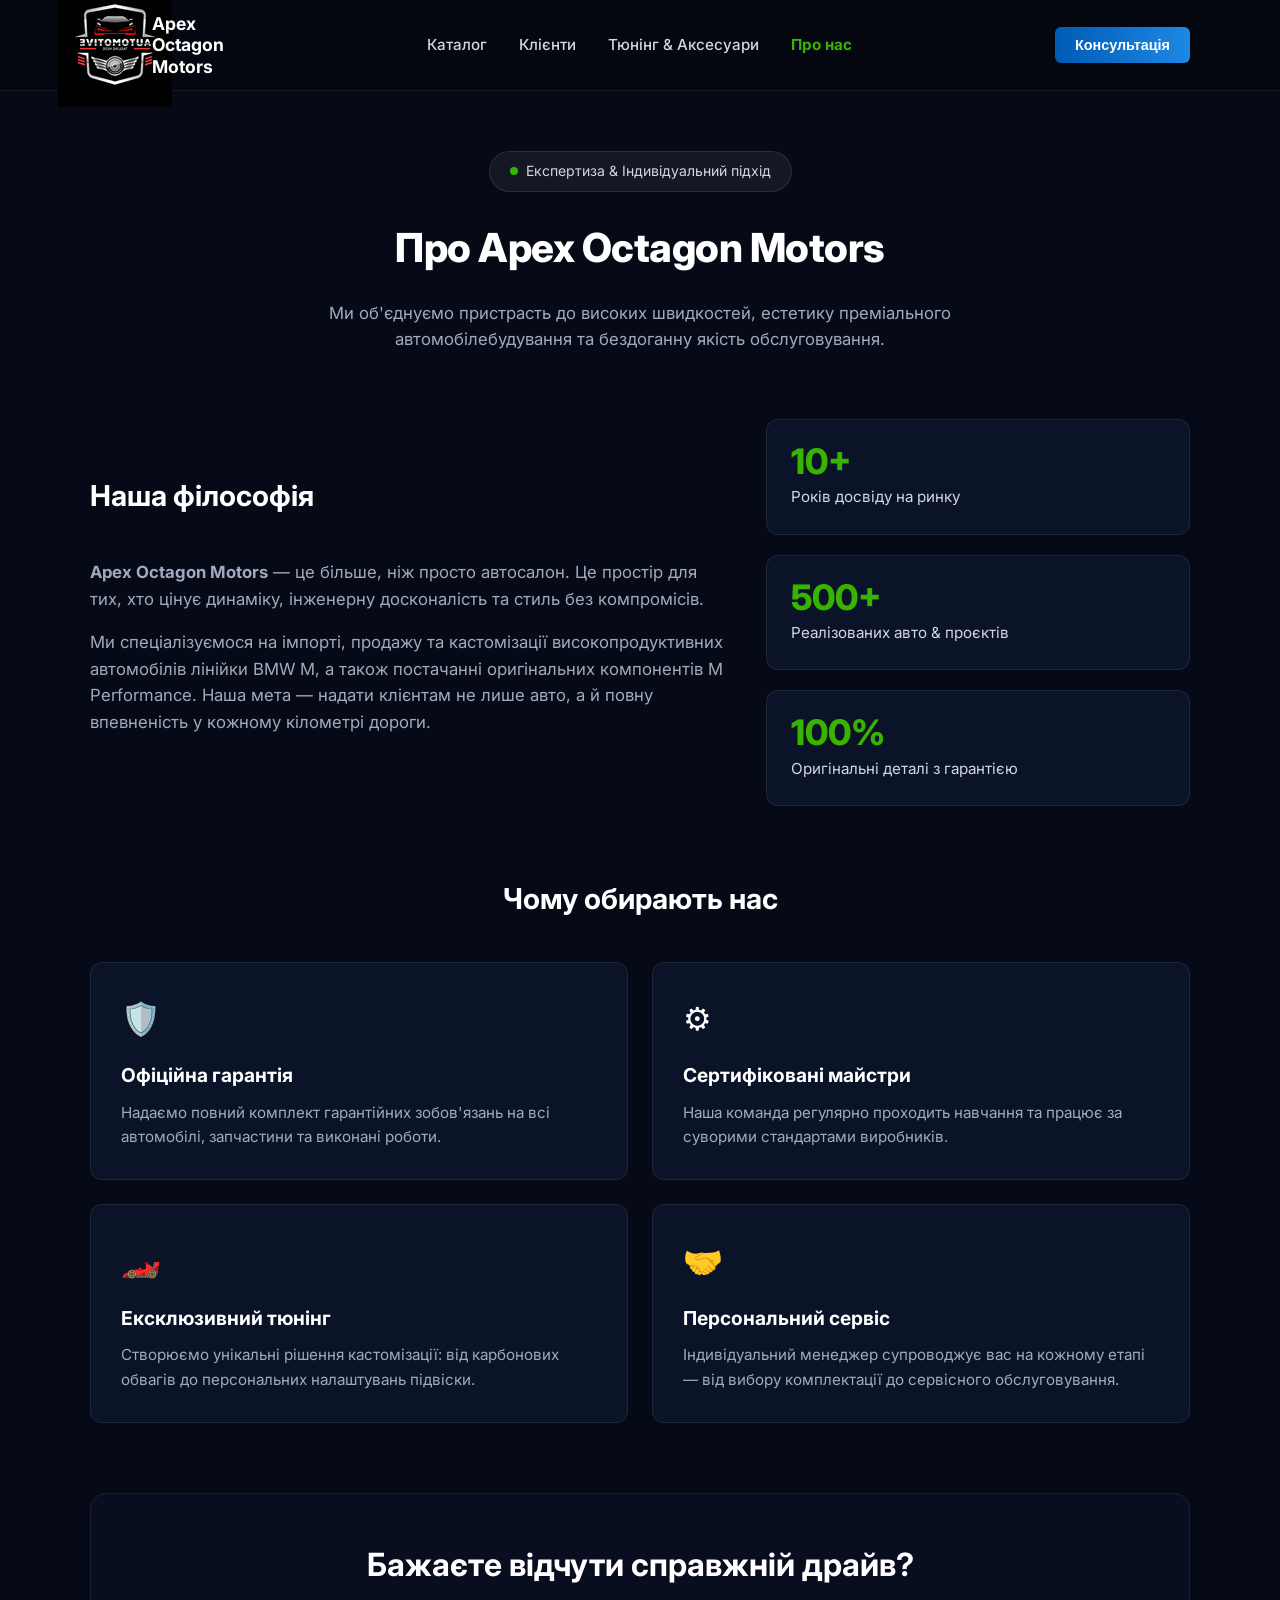
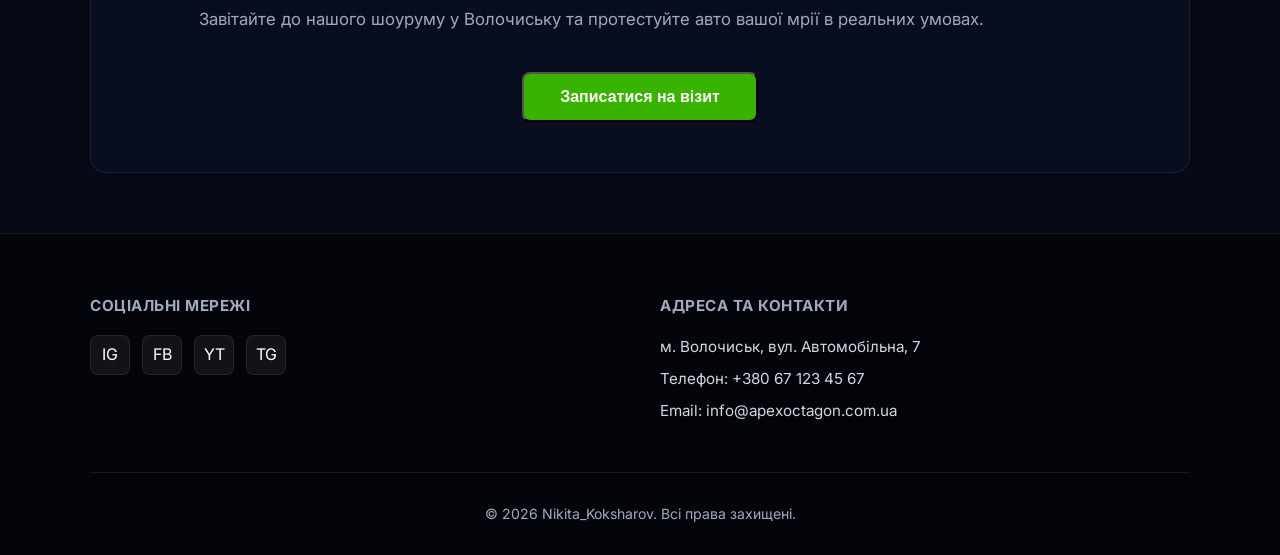
<file: about.html>
<!DOCTYPE html>
<html lang="uk">
<head>
  <meta charset="UTF-8">
  <meta name="viewport" content="width=device-width, initial-scale=1.0">
  <title>Про нас — Apex Octagon Motors</title>
  <link rel="preconnect" href="https://fonts.googleapis.com">
  <link rel="preconnect" href="https://fonts.gstatic.com" crossorigin>
  <link href="https://fonts.googleapis.com/css2?family=Inter:wght@300;400;500;600;700;800&display=swap" rel="stylesheet">
  <link rel="stylesheet" href="style.css">
</head>
<body>

  <!-- HEADER -->
  <header class="header">
    <div class="container header-content">
      <a href="index.html" class="logo">
        <div class="logo-icon"><img src="Rectangle 1.png" alt="Logo"></div>
        <div>
          <div>Apex</div>
          <div>Octagon</div>
          <div>Motors</div>
        </div>
      </a>
      <nav>
        <ul class="nav-list">
          <li><a href="index.html#catalog" class="nav-link">Каталог</a></li>
          <li><a href="#" class="nav-link">Клієнти</a></li>
          <li><a href="tuning.html" class="nav-link">Тюнінг & Аксесуари</a></li>
          <li><a href="about.html" class="nav-link active">Про нас</a></li>
        </ul>
      </nav>
      <button class="btn-header">Консультація</button>
    </div>
  </header>

  <!-- PAGE HEADER -->
  <section class="page-header">
    <div class="container">
      <div class="badge">
        <span class="badge-dot"></span> Експертиза & Індивідуальний підхід
      </div>
      <h1 class="hero-title">Про Apex Octagon Motors</h1>
      <p class="hero-subtitle">Ми об'єднуємо пристрасть до високих швидкостей, естетику преміального автомобілебудування та бездоганну якість обслуговування.</p>
    </div>
  </section>

  <!-- ABOUT CONTENT SECTION -->
  <section class="about-details">
    <div class="container">
      
      <!-- HERO STORY -->
      <div class="story-grid">
        <div class="story-content">
          <h2 class="section-title">Наша філософія</h2>
          <p class="text-block"><strong>Apex Octagon Motors</strong> — це більше, ніж просто автосалон. Це простір для тих, хто цінує динаміку, інженерну досконалість та стиль без компромісів.</p>
          <p class="text-block">Ми спеціалізуємося на імпорті, продажу та кастомізації високопродуктивних автомобілів лінійки BMW M, а також постачанні оригінальних компонентів M Performance. Наша мета — надати клієнтам не лише авто, а й повну впевненість у кожному кілометрі дороги.</p>
        </div>
        <div class="story-stats">
          <div class="stat-card">
            <span class="stat-number">10+</span>
            <span class="stat-label">Років досвіду на ринку</span>
          </div>
          <div class="stat-card">
            <span class="stat-number">500+</span>
            <span class="stat-label">Реалізованих авто & проєктів</span>
          </div>
          <div class="stat-card">
            <span class="stat-number">100%</span>
            <span class="stat-label">Оригінальні деталі з гарантією</span>
          </div>
        </div>
      </div>

      <!-- ADVANTAGES GRID -->
      <h2 class="section-title text-center">Чому обирають нас</h2>
      <div class="advantages-grid">
        <div class="adv-card">
          <div class="adv-icon">🛡️</div>
          <h3>Офіційна гарантія</h3>
          <p>Надаємо повний комплект гарантійних зобов'язань на всі автомобілі, запчастини та виконані роботи.</p>
        </div>
        <div class="adv-card">
          <div class="adv-icon">⚙️</div>
          <h3>Сертифіковані майстри</h3>
          <p>Наша команда регулярно проходить навчання та працює за суворими стандартами виробників.</p>
        </div>
        <div class="adv-card">
          <div class="adv-icon">🏎️</div>
          <h3>Ексклюзивний тюнінг</h3>
          <p>Створюємо унікальні рішення кастомізації: від карбонових обвагів до персональних налаштувань підвіски.</p>
        </div>
        <div class="adv-card">
          <div class="adv-icon">🤝</div>
          <h3>Персональний сервіс</h3>
          <p>Індивідуальний менеджер супроводжує вас на кожному етапі — від вибору комплектації до сервісного обслуговування.</p>
        </div>
      </div>

      <!-- CALL TO ACTION BOX -->
      <div class="about-box cta-box">
        <h2 class="about-title">Бажаєте відчути справжній драйв?</h2>
        <p class="about-text">Завітайте до нашого шоуруму у Волочиську та протестуйте авто вашої мрії в реальних умовах.</p>
        <button class="btn-primary">Записатися на візит</button>
      </div>

    </div>
  </section>

  <!-- FOOTER -->
  <footer class="footer">
    <div class="container">
      <div class="footer-grid">
        <div>
          <h4 class="footer-heading">Соціальні мережі</h4>
          <div class="social-links">
            <a href="#" class="social-btn">IG</a>
            <a href="#" class="social-btn">FB</a>
            <a href="#" class="social-btn">YT</a>
            <a href="#" class="social-btn">TG</a>
          </div>
        </div>
        <div class="contact-info">
          <h4 class="footer-heading">Адреса та контакти</h4>
          <p>м. Волочиськ, вул. Автомобільна, 7</p>
          <p>Телефон: +380 67 123 45 67</p>
          <p>Email: info@apexoctagon.com.ua</p>
        </div>
      </div>
      <div class="footer-bottom">
        <p>© 2026 Nikita_Koksharov. Всі права захищені.</p>
      </div>
    </div>
  </footer>

</body>
</html>
</file>
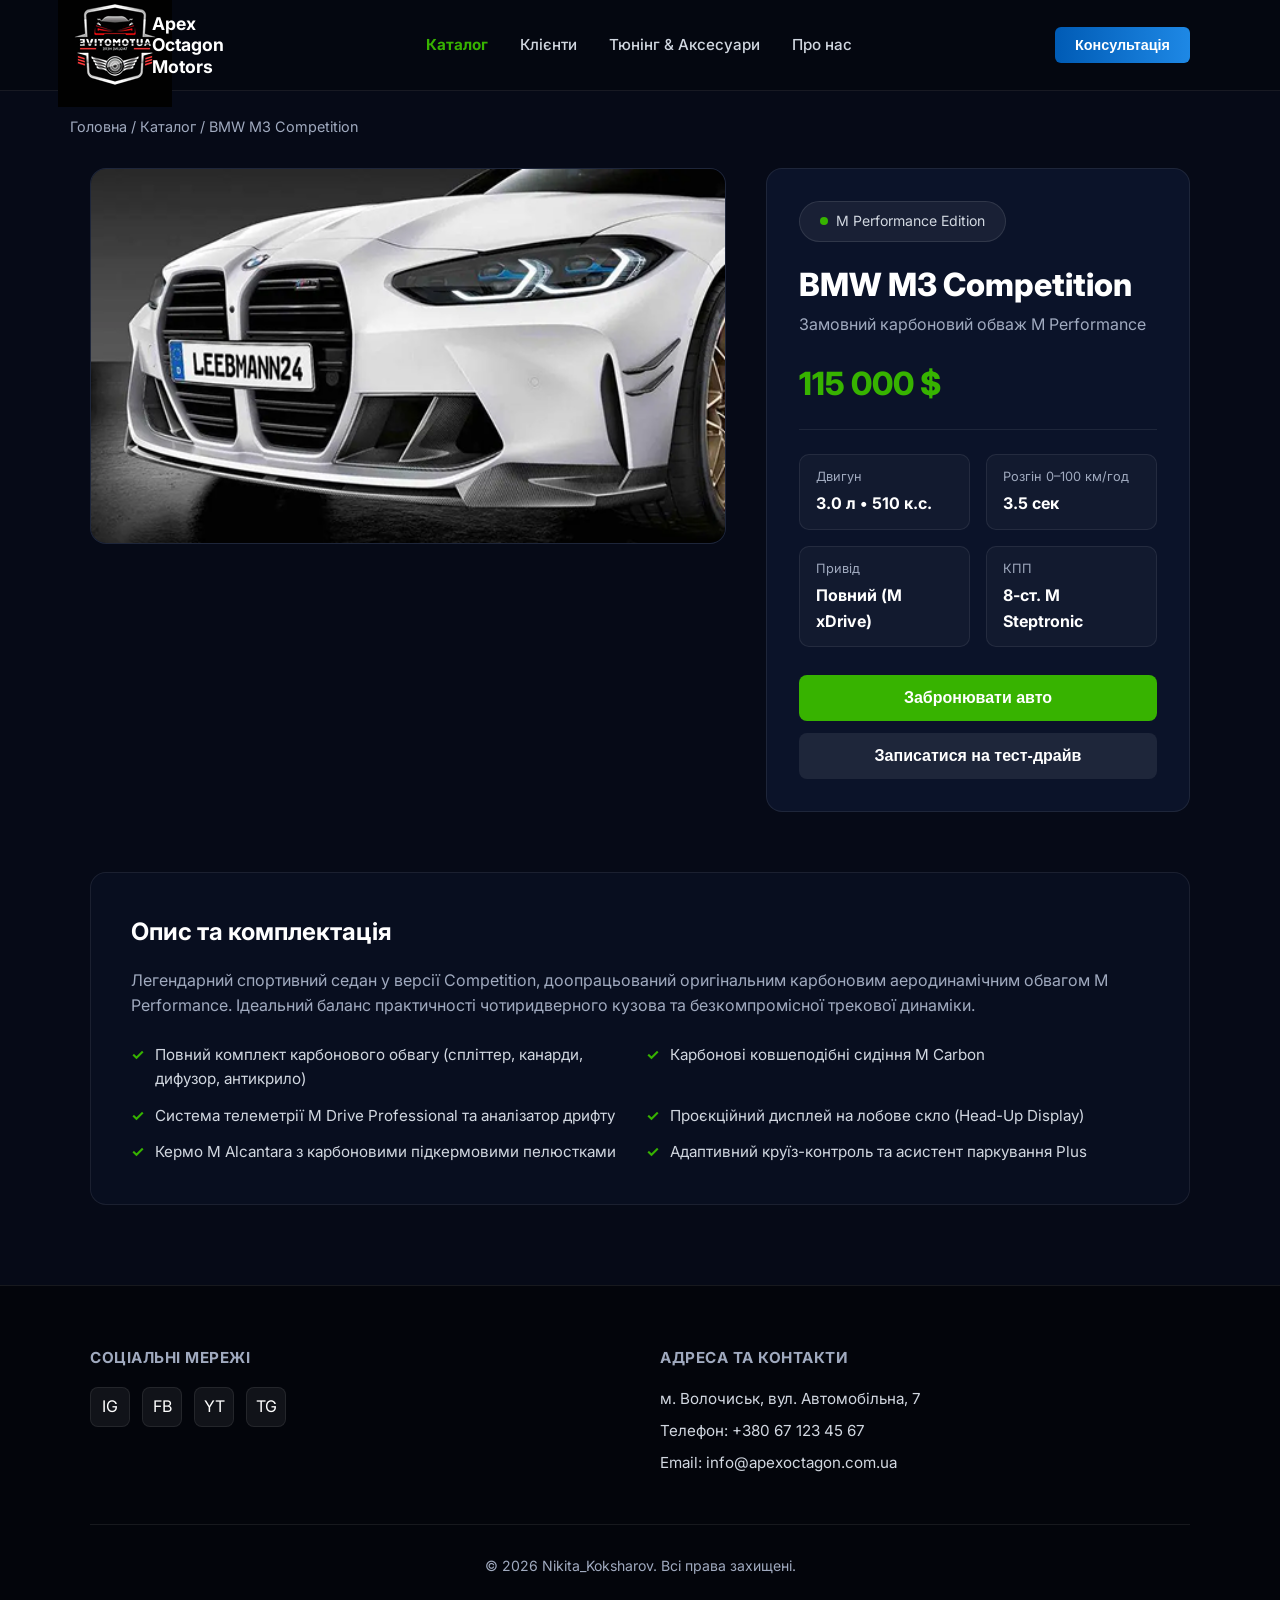
<file: car-m3.html>
<!DOCTYPE html>
<html lang="uk">
<head>
  <meta charset="UTF-8">
  <meta name="viewport" content="width=device-width, initial-scale=1.0">
  <title>BMW M3 Competition — Apex Octagon Motors</title>
  <link rel="preconnect" href="https://fonts.googleapis.com">
  <link rel="preconnect" href="https://fonts.gstatic.com" crossorigin>
  <link href="https://fonts.googleapis.com/css2?family=Inter:wght@300;400;500;600;700;800&display=swap" rel="stylesheet">
  <link rel="stylesheet" href="style.css">
</head>
<body>

  <!-- HEADER -->
  <header class="header">
    <div class="container header-content">
      <a href="index.html" class="logo">
        <div class="logo-icon"><img src="Rectangle 1.png" alt="Logo"></div>
        <div>
          <div>Apex</div>
          <div>Octagon</div>
          <div>Motors</div>
        </div>
      </a>
      <nav>
        <ul class="nav-list">
          <li><a href="index.html#catalog" class="nav-link active">Каталог</a></li>
          <li><a href="#" class="nav-link">Клієнти</a></li>
          <li><a href="tuning.html" class="nav-link">Тюнінг & Аксесуари</a></li>
          <li><a href="about.html" class="nav-link">Про нас</a></li>
        </ul>
      </nav>
      <button class="btn-header">Консультація</button>
    </div>
  </header>

  <!-- BREADCRUMBS -->
  <div class="container breadcrumbs">
    <a href="index.html">Головна</a> / <a href="index.html#catalog">Каталог</a> / <span>BMW M3 Competition</span>
  </div>

  <!-- PRODUCT DETAILS -->
  <section class="product-section">
    <div class="container">
      <div class="product-grid">
        
        <div class="product-image-box">
          <img src="3.png" alt="BMW M3 Competition">
        </div>

        <div class="product-details-card">
          <div class="badge">
            <span class="badge-dot"></span> M Performance Edition
          </div>
          <h1 class="product-title">BMW M3 Competition</h1>
          <p class="product-subtitle">Замовний карбоновий обваж M Performance</p>
          <div class="product-price">115 000 $</div>

          <div class="specs-grid">
            <div class="spec-item">
              <span class="spec-label">Двигун</span>
              <span class="spec-value">3.0 л • 510 к.с.</span>
            </div>
            <div class="spec-item">
              <span class="spec-label">Розгін 0–100 км/год</span>
              <span class="spec-value">3.5 сек</span>
            </div>
            <div class="spec-item">
              <span class="spec-label">Привід</span>
              <span class="spec-value">Повний (M xDrive)</span>
            </div>
            <div class="spec-item">
              <span class="spec-label">КПП</span>
              <span class="spec-value">8-ст. M Steptronic</span>
            </div>
          </div>

          <div class="product-actions">
            <button class="btn-primary">Забронювати авто</button>
            <button class="btn-secondary">Записатися на тест-драйв</button>
          </div>
        </div>

      </div>

      <div class="product-description-box">
        <h2>Опис та комплектація</h2>
        <p>Легендарний спортивний седан у версії Competition, доопрацьований оригінальним карбоновим аеродинамічним обвагом M Performance. Ідеальний баланс практичності чотиридверного кузова та безкомпромісної трекової динаміки.</p>
        <ul class="equipment-list">
          <li>Повний комплект карбонового обвагу (спліттер, канарди, дифузор, антикрило)</li>
          <li>Карбонові ковшеподібні сидіння M Carbon</li>
          <li>Система телеметрії M Drive Professional та аналізатор дрифту</li>
          <li>Проєкційний дисплей на лобове скло (Head-Up Display)</li>
          <li>Кермо M Alcantara з карбоновими підкермовими пелюстками</li>
          <li>Адаптивний круїз-контроль та асистент паркування Plus</li>
        </ul>
      </div>
    </div>
  </section>

  <!-- FOOTER -->
  <footer class="footer">
    <div class="container">
      <div class="footer-grid">
        <div>
          <h4 class="footer-heading">Соціальні мережі</h4>
          <div class="social-links">
            <a href="#" class="social-btn">IG</a>
            <a href="#" class="social-btn">FB</a>
            <a href="#" class="social-btn">YT</a>
            <a href="#" class="social-btn">TG</a>
          </div>
        </div>
        <div class="contact-info">
          <h4 class="footer-heading">Адреса та контакти</h4>
          <p>м. Волочиськ, вул. Автомобільна, 7</p>
          <p>Телефон: +380 67 123 45 67</p>
          <p>Email: info@apexoctagon.com.ua</p>
        </div>
      </div>
      <div class="footer-bottom">
        <p>© 2026 Nikita_Koksharov. Всі права захищені.</p>
      </div>
    </div>
  </footer>

</body>
</html>
</file>
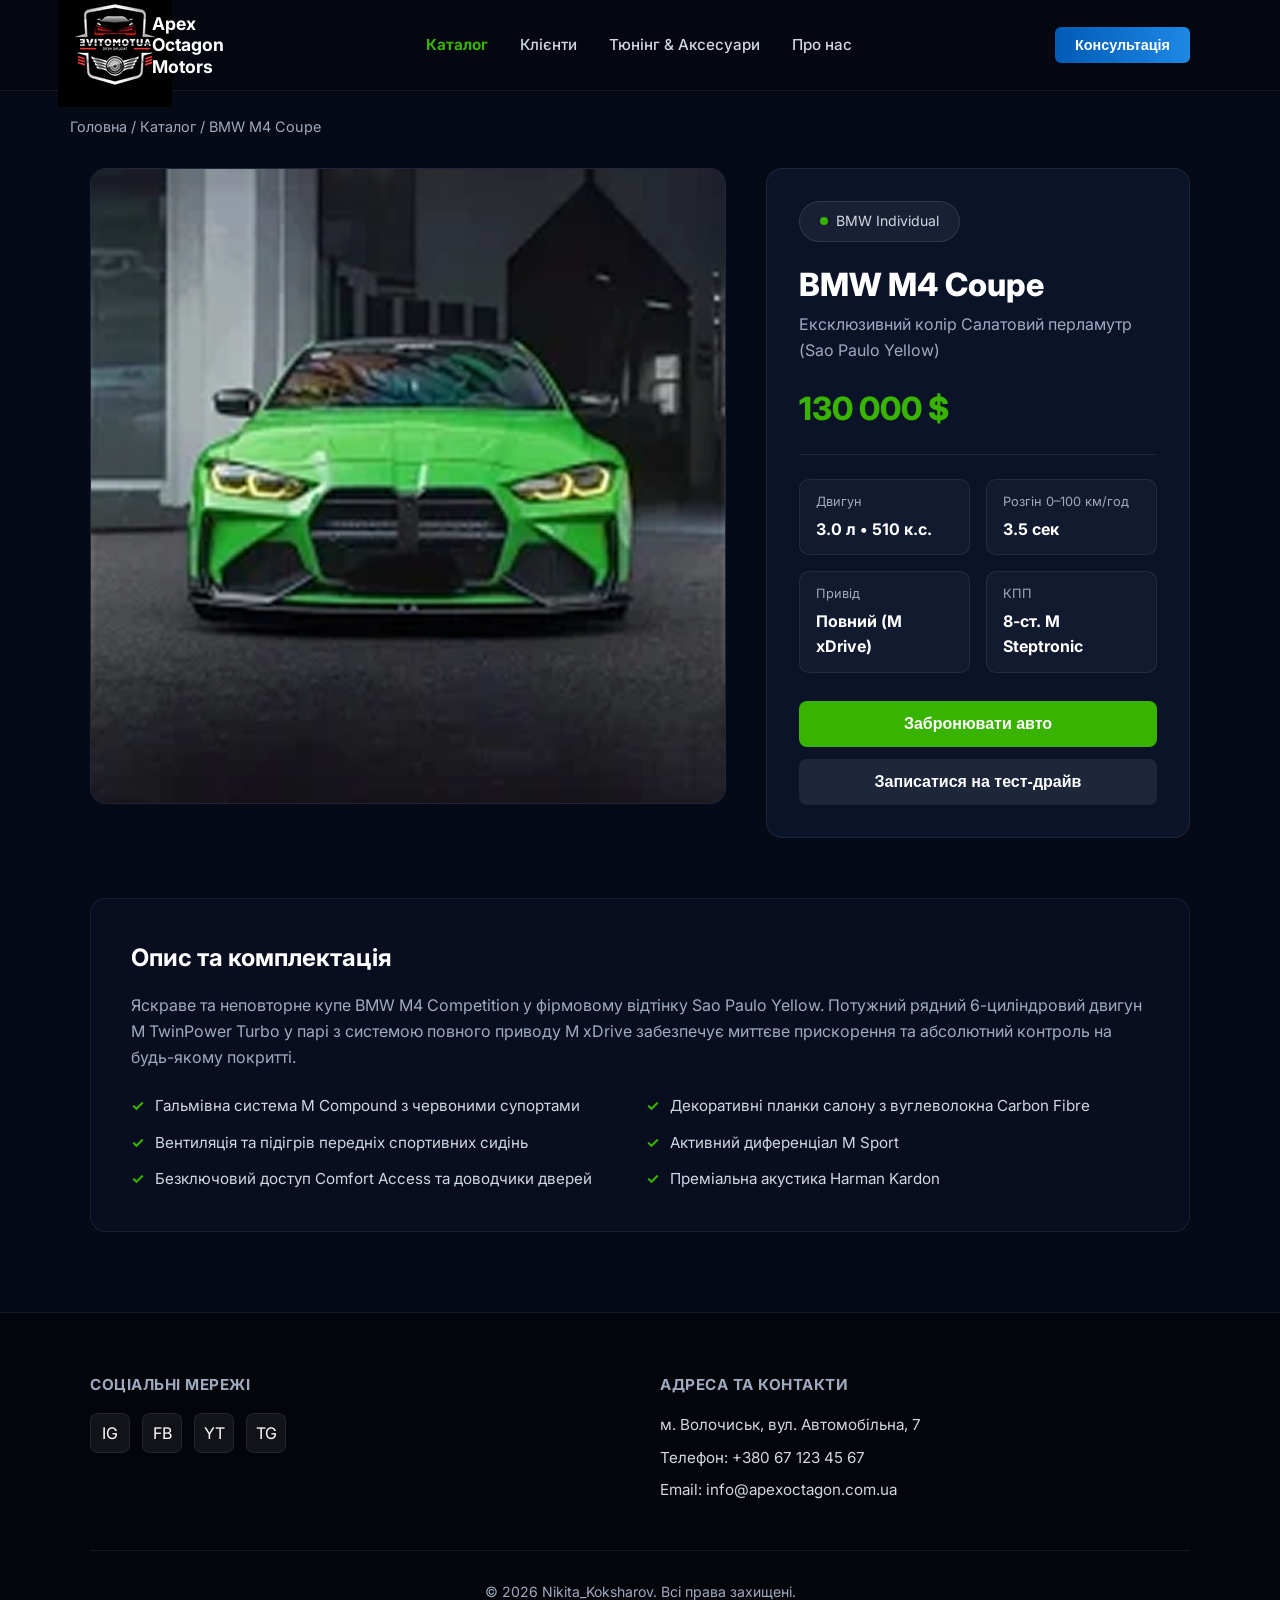
<file: car-m4-coupe.html>
<!DOCTYPE html>
<html lang="uk">
<head>
  <meta charset="UTF-8">
  <meta name="viewport" content="width=device-width, initial-scale=1.0">
  <title>BMW M4 Coupe — Apex Octagon Motors</title>
  <link rel="preconnect" href="https://fonts.googleapis.com">
  <link rel="preconnect" href="https://fonts.gstatic.com" crossorigin>
  <link href="https://fonts.googleapis.com/css2?family=Inter:wght@300;400;500;600;700;800&display=swap" rel="stylesheet">
  <link rel="stylesheet" href="style.css">
</head>
<body>

  <!-- HEADER -->
  <header class="header">
    <div class="container header-content">
      <a href="index.html" class="logo">
        <div class="logo-icon"><img src="Rectangle 1.png" alt="Logo"></div>
        <div>
          <div>Apex</div>
          <div>Octagon</div>
          <div>Motors</div>
        </div>
      </a>
      <nav>
        <ul class="nav-list">
          <li><a href="index.html#catalog" class="nav-link active">Каталог</a></li>
          <li><a href="#" class="nav-link">Клієнти</a></li>
          <li><a href="tuning.html" class="nav-link">Тюнінг & Аксесуари</a></li>
          <li><a href="about.html" class="nav-link">Про нас</a></li>
        </ul>
      </nav>
      <button class="btn-header">Консультація</button>
    </div>
  </header>

  <!-- BREADCRUMBS -->
  <div class="container breadcrumbs">
    <a href="index.html">Головна</a> / <a href="index.html#catalog">Каталог</a> / <span>BMW M4 Coupe</span>
  </div>

  <!-- PRODUCT DETAILS -->
  <section class="product-section">
    <div class="container">
      <div class="product-grid">
        
        <div class="product-image-box">
          <img src="4.png" alt="BMW M4 Coupe">
        </div>

        <div class="product-details-card">
          <div class="badge">
            <span class="badge-dot"></span> BMW Individual
          </div>
          <h1 class="product-title">BMW M4 Coupe</h1>
          <p class="product-subtitle">Ексклюзивний колір Салатовий перламутр (Sao Paulo Yellow)</p>
          <div class="product-price">130 000 $</div>

          <div class="specs-grid">
            <div class="spec-item">
              <span class="spec-label">Двигун</span>
              <span class="spec-value">3.0 л • 510 к.с.</span>
            </div>
            <div class="spec-item">
              <span class="spec-label">Розгін 0–100 км/год</span>
              <span class="spec-value">3.5 сек</span>
            </div>
            <div class="spec-item">
              <span class="spec-label">Привід</span>
              <span class="spec-value">Повний (M xDrive)</span>
            </div>
            <div class="spec-item">
              <span class="spec-label">КПП</span>
              <span class="spec-value">8-ст. M Steptronic</span>
            </div>
          </div>

          <div class="product-actions">
            <button class="btn-primary">Забронювати авто</button>
            <button class="btn-secondary">Записатися на тест-драйв</button>
          </div>
        </div>

      </div>

      <div class="product-description-box">
        <h2>Опис та комплектація</h2>
        <p>Яскраве та неповторне купе BMW M4 Competition у фірмовому відтінку Sao Paulo Yellow. Потужний рядний 6-циліндровий двигун M TwinPower Turbo у парі з системою повного приводу M xDrive забезпечує миттєве прискорення та абсолютний контроль на будь-якому покритті.</p>
        <ul class="equipment-list">
          <li>Гальмівна система M Compound з червоними супортами</li>
          <li>Декоративні планки салону з вуглеволокна Carbon Fibre</li>
          <li>Вентиляція та підігрів передніх спортивних сидінь</li>
          <li>Активний диференціал M Sport</li>
          <li>Безключовий доступ Comfort Access та доводчики дверей</li>
          <li>Преміальна акустика Harman Kardon</li>
        </ul>
      </div>
    </div>
  </section>

  <!-- FOOTER -->
  <footer class="footer">
    <div class="container">
      <div class="footer-grid">
        <div>
          <h4 class="footer-heading">Соціальні мережі</h4>
          <div class="social-links">
            <a href="#" class="social-btn">IG</a>
            <a href="#" class="social-btn">FB</a>
            <a href="#" class="social-btn">YT</a>
            <a href="#" class="social-btn">TG</a>
          </div>
        </div>
        <div class="contact-info">
          <h4 class="footer-heading">Адреса та контакти</h4>
          <p>м. Волочиськ, вул. Автомобільна, 7</p>
          <p>Телефон: +380 67 123 45 67</p>
          <p>Email: info@apexoctagon.com.ua</p>
        </div>
      </div>
      <div class="footer-bottom">
        <p>© 2026 Nikita_Koksharov. Всі права захищені.</p>
      </div>
    </div>
  </footer>

</body>
</html>
</file>
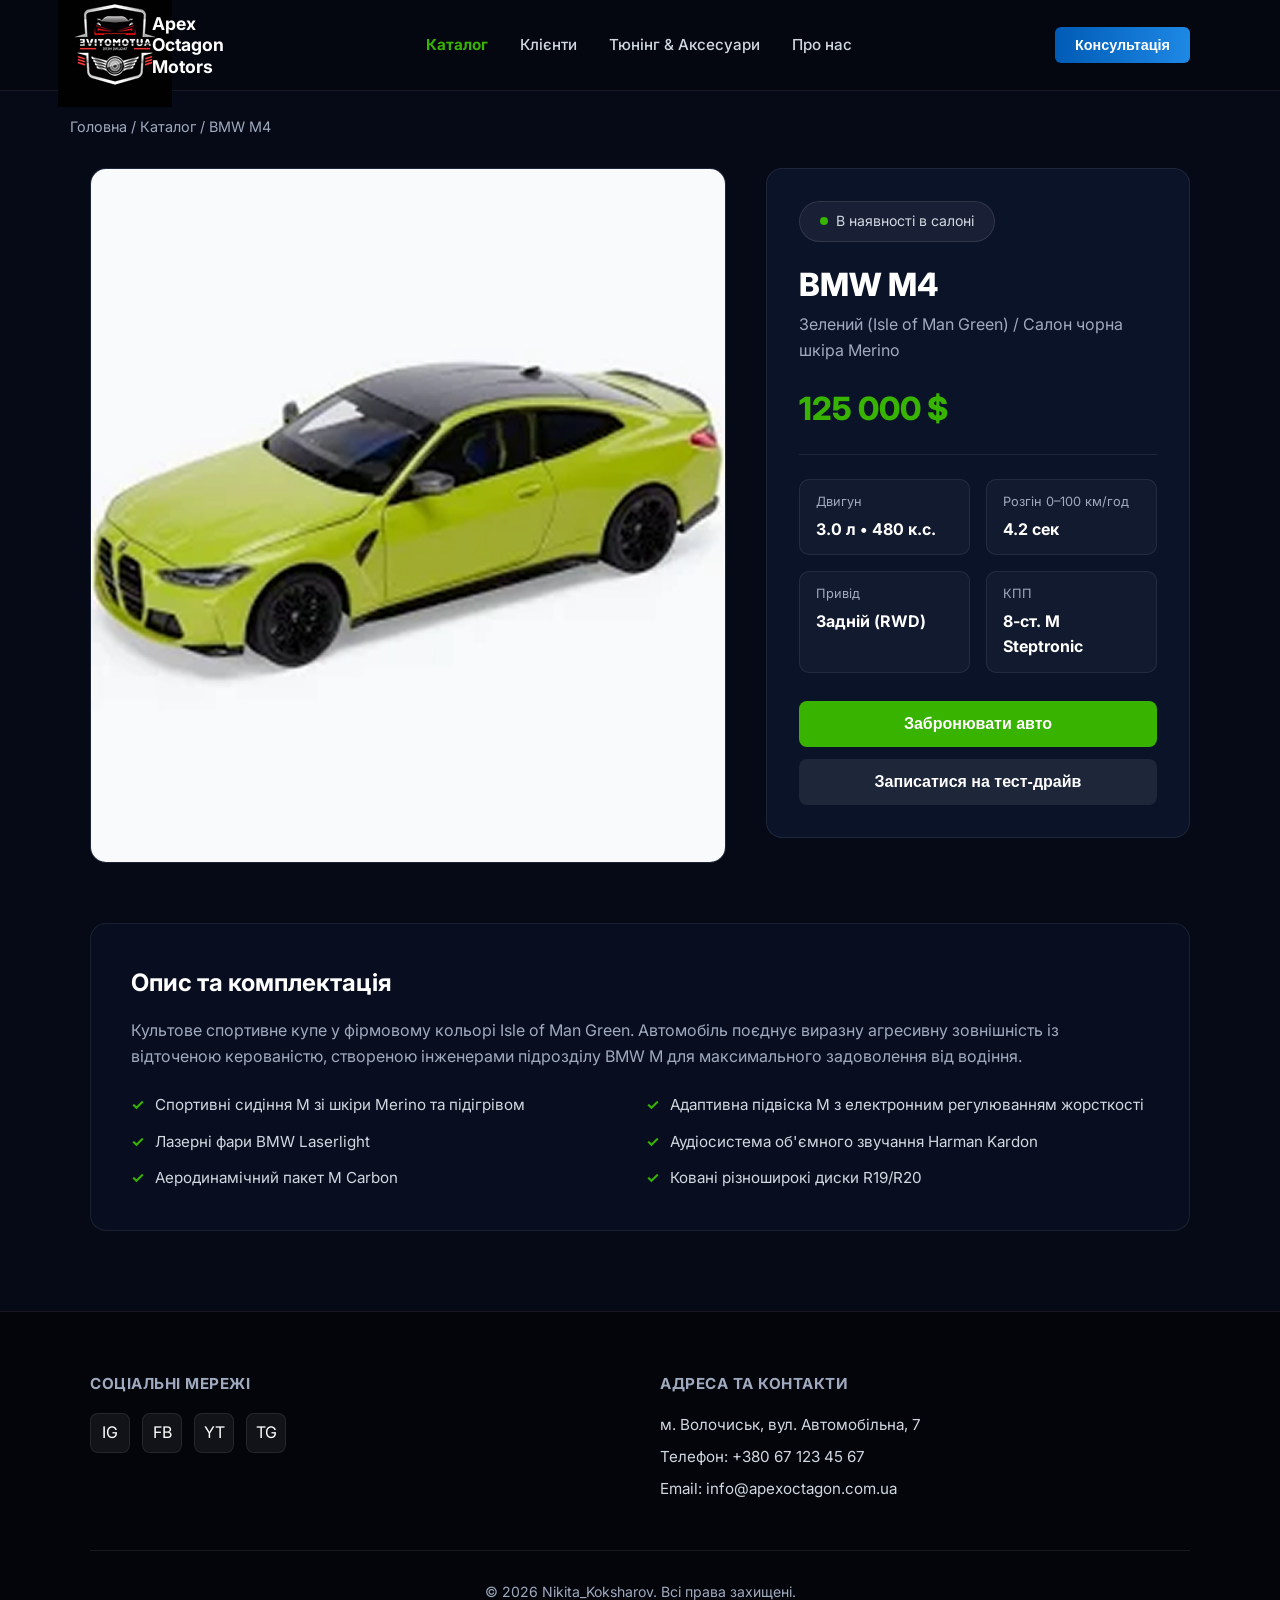
<file: car-m4.html>
<!DOCTYPE html>
<html lang="uk">
<head>
  <meta charset="UTF-8">
  <meta name="viewport" content="width=device-width, initial-scale=1.0">
  <title>BMW M4 — Apex Octagon Motors</title>
  <link rel="preconnect" href="https://fonts.googleapis.com">
  <link rel="preconnect" href="https://fonts.gstatic.com" crossorigin>
  <link href="https://fonts.googleapis.com/css2?family=Inter:wght@300;400;500;600;700;800&display=swap" rel="stylesheet">
  <link rel="stylesheet" href="style.css">
</head>
<body>

  <!-- HEADER -->
  <header class="header">
    <div class="container header-content">
      <a href="index.html" class="logo">
        <div class="logo-icon"><img src="Rectangle 1.png" alt="Logo"></div>
        <div>
          <div>Apex</div>
          <div>Octagon</div>
          <div>Motors</div>
        </div>
      </a>
      <nav>
        <ul class="nav-list">
          <li><a href="index.html#catalog" class="nav-link active">Каталог</a></li>
          <li><a href="#" class="nav-link">Клієнти</a></li>
          <li><a href="tuning.html" class="nav-link">Тюнінг & Аксесуари</a></li>
          <li><a href="about.html" class="nav-link">Про нас</a></li>
        </ul>
      </nav>
      <button class="btn-header">Консультація</button>
    </div>
  </header>

  <!-- BREADCRUMBS -->
  <div class="container breadcrumbs">
    <a href="index.html">Головна</a> / <a href="index.html#catalog">Каталог</a> / <span>BMW M4</span>
  </div>

  <!-- PRODUCT DETAILS -->
  <section class="product-section">
    <div class="container">
      <div class="product-grid">
        
        <div class="product-image-box">
          <img src="1.png" alt="BMW M4">
        </div>

        <div class="product-details-card">
          <div class="badge">
            <span class="badge-dot"></span> В наявності в салоні
          </div>
          <h1 class="product-title">BMW M4</h1>
          <p class="product-subtitle">Зелений (Isle of Man Green) / Салон чорна шкіра Merino</p>
          <div class="product-price">125 000 $</div>

          <div class="specs-grid">
            <div class="spec-item">
              <span class="spec-label">Двигун</span>
              <span class="spec-value">3.0 л • 480 к.с.</span>
            </div>
            <div class="spec-item">
              <span class="spec-label">Розгін 0–100 км/год</span>
              <span class="spec-value">4.2 сек</span>
            </div>
            <div class="spec-item">
              <span class="spec-label">Привід</span>
              <span class="spec-value">Задній (RWD)</span>
            </div>
            <div class="spec-item">
              <span class="spec-label">КПП</span>
              <span class="spec-value">8-ст. M Steptronic</span>
            </div>
          </div>

          <div class="product-actions">
            <button class="btn-primary">Забронювати авто</button>
            <button class="btn-secondary">Записатися на тест-драйв</button>
          </div>
        </div>

      </div>

      <div class="product-description-box">
        <h2>Опис та комплектація</h2>
        <p>Культове спортивне купе у фірмовому кольорі Isle of Man Green. Автомобіль поєднує виразну агресивну зовнішність із відточеною керованістю, створеною інженерами підрозділу BMW M для максимального задоволення від водіння.</p>
        <ul class="equipment-list">
          <li>Спортивні сидіння M зі шкіри Merino та підігрівом</li>
          <li>Адаптивна підвіска M з електронним регулюванням жорсткості</li>
          <li>Лазерні фари BMW Laserlight</li>
          <li>Аудіосистема об'ємного звучання Harman Kardon</li>
          <li>Аеродинамічний пакет M Carbon</li>
          <li>Ковані різноширокі диски R19/R20</li>
        </ul>
      </div>
    </div>
  </section>

  <!-- FOOTER -->
  <footer class="footer">
    <div class="container">
      <div class="footer-grid">
        <div>
          <h4 class="footer-heading">Соціальні мережі</h4>
          <div class="social-links">
            <a href="#" class="social-btn">IG</a>
            <a href="#" class="social-btn">FB</a>
            <a href="#" class="social-btn">YT</a>
            <a href="#" class="social-btn">TG</a>
          </div>
        </div>
        <div class="contact-info">
          <h4 class="footer-heading">Адреса та контакти</h4>
          <p>м. Волочиськ, вул. Автомобільна, 7</p>
          <p>Телефон: +380 67 123 45 67</p>
          <p>Email: info@apexoctagon.com.ua</p>
        </div>
      </div>
      <div class="footer-bottom">
        <p>© 2026 Nikita_Koksharov. Всі права захищені.</p>
      </div>
    </div>
  </footer>

</body>
</html>
</file>
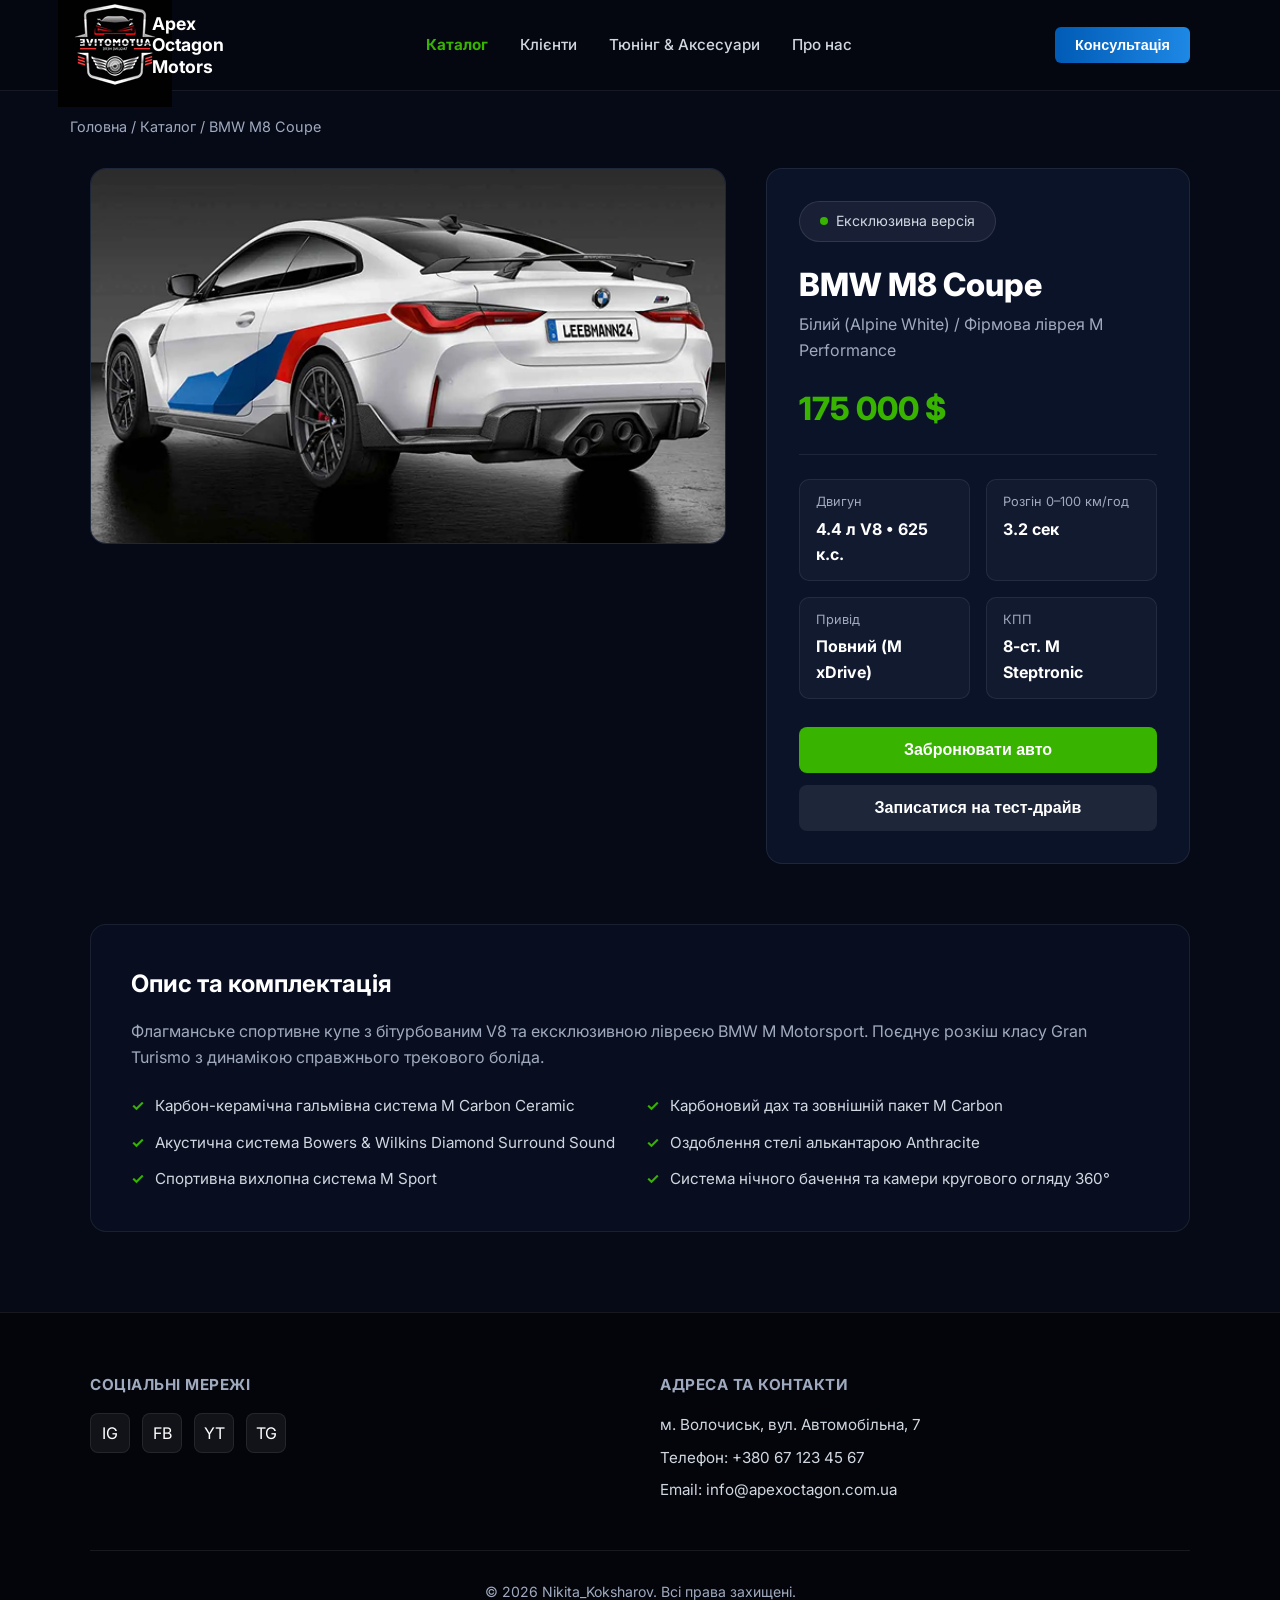
<file: car-m8.html>
<!DOCTYPE html>
<html lang="uk">
<head>
  <meta charset="UTF-8">
  <meta name="viewport" content="width=device-width, initial-scale=1.0">
  <title>BMW M8 Coupe — Apex Octagon Motors</title>
  <link rel="preconnect" href="https://fonts.googleapis.com">
  <link rel="preconnect" href="https://fonts.gstatic.com" crossorigin>
  <link href="https://fonts.googleapis.com/css2?family=Inter:wght@300;400;500;600;700;800&display=swap" rel="stylesheet">
  <link rel="stylesheet" href="style.css">
</head>
<body>

  <!-- HEADER -->
  <header class="header">
    <div class="container header-content">
      <a href="index.html" class="logo">
        <div class="logo-icon"><img src="Rectangle 1.png" alt="Logo"></div>
        <div>
          <div>Apex</div>
          <div>Octagon</div>
          <div>Motors</div>
        </div>
      </a>
      <nav>
        <ul class="nav-list">
          <li><a href="index.html#catalog" class="nav-link active">Каталог</a></li>
          <li><a href="#" class="nav-link">Клієнти</a></li>
          <li><a href="tuning.html" class="nav-link">Тюнінг & Аксесуари</a></li>
          <li><a href="about.html" class="nav-link">Про нас</a></li>
        </ul>
      </nav>
      <button class="btn-header">Консультація</button>
    </div>
  </header>

  <!-- BREADCRUMBS -->
  <div class="container breadcrumbs">
    <a href="index.html">Головна</a> / <a href="index.html#catalog">Каталог</a> / <span>BMW M8 Coupe</span>
  </div>

  <!-- PRODUCT DETAILS -->
  <section class="product-section">
    <div class="container">
      <div class="product-grid">
        
        <div class="product-image-box">
          <img src="2.png" alt="BMW M8 Coupe">
        </div>

        <div class="product-details-card">
          <div class="badge">
            <span class="badge-dot"></span> Ексклюзивна версія
          </div>
          <h1 class="product-title">BMW M8 Coupe</h1>
          <p class="product-subtitle">Білий (Alpine White) / Фірмова ліврея M Performance</p>
          <div class="product-price">175 000 $</div>

          <div class="specs-grid">
            <div class="spec-item">
              <span class="spec-label">Двигун</span>
              <span class="spec-value">4.4 л V8 • 625 к.с.</span>
            </div>
            <div class="spec-item">
              <span class="spec-label">Розгін 0–100 км/год</span>
              <span class="spec-value">3.2 сек</span>
            </div>
            <div class="spec-item">
              <span class="spec-label">Привід</span>
              <span class="spec-value">Повний (M xDrive)</span>
            </div>
            <div class="spec-item">
              <span class="spec-label">КПП</span>
              <span class="spec-value">8-ст. M Steptronic</span>
            </div>
          </div>

          <div class="product-actions">
            <button class="btn-primary">Забронювати авто</button>
            <button class="btn-secondary">Записатися на тест-драйв</button>
          </div>
        </div>

      </div>

      <div class="product-description-box">
        <h2>Опис та комплектація</h2>
        <p>Флагманське спортивне купе з бітурбованим V8 та ексклюзивною лівреєю BMW M Motorsport. Поєднує розкіш класу Gran Turismo з динамікою справжнього трекового боліда.</p>
        <ul class="equipment-list">
          <li>Карбон-керамічна гальмівна система M Carbon Ceramic</li>
          <li>Карбоновий дах та зовнішній пакет M Carbon</li>
          <li>Акустична система Bowers & Wilkins Diamond Surround Sound</li>
          <li>Оздоблення стелі алькантарою Anthracite</li>
          <li>Спортивна вихлопна система M Sport</li>
          <li>Система нічного бачення та камери кругового огляду 360°</li>
        </ul>
      </div>
    </div>
  </section>

  <!-- FOOTER -->
  <footer class="footer">
    <div class="container">
      <div class="footer-grid">
        <div>
          <h4 class="footer-heading">Соціальні мережі</h4>
          <div class="social-links">
            <a href="#" class="social-btn">IG</a>
            <a href="#" class="social-btn">FB</a>
            <a href="#" class="social-btn">YT</a>
            <a href="#" class="social-btn">TG</a>
          </div>
        </div>
        <div class="contact-info">
          <h4 class="footer-heading">Адреса та контакти</h4>
          <p>м. Волочиськ, вул. Автомобільна, 7</p>
          <p>Телефон: +380 67 123 45 67</p>
          <p>Email: info@apexoctagon.com.ua</p>
        </div>
      </div>
      <div class="footer-bottom">
        <p>© 2026 Nikita_Koksharov. Всі права захищені.</p>
      </div>
    </div>
  </footer>

</body>
</html>
</file>
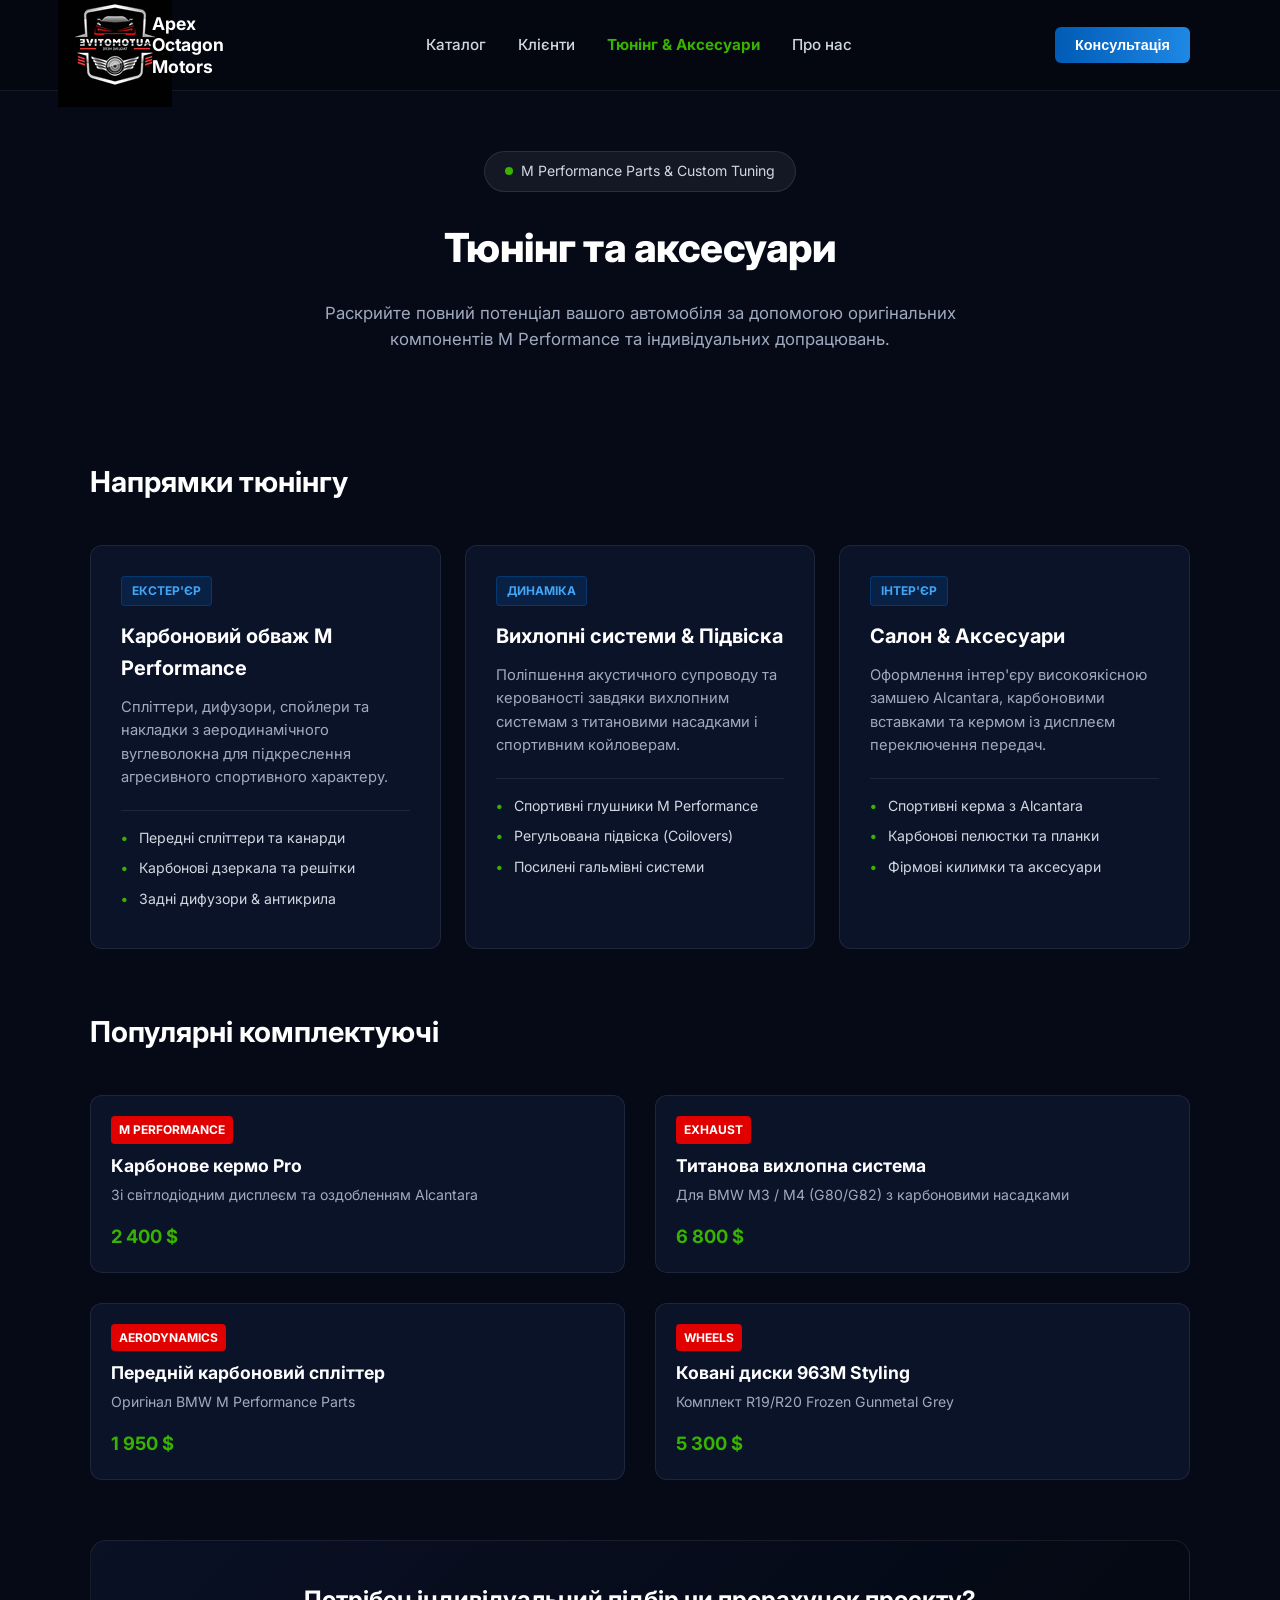
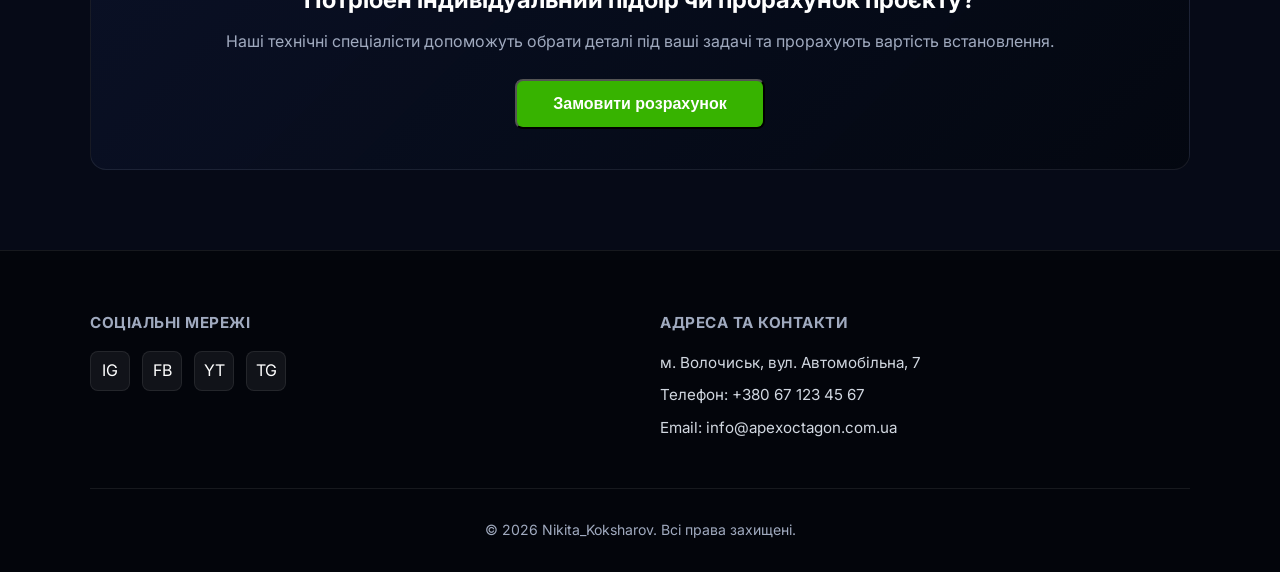
<file: tuning.html>
<!DOCTYPE html>
<html lang="uk">
<head>
  <meta charset="UTF-8">
  <meta name="viewport" content="width=device-width, initial-scale=1.0">
  <title>Тюнінг & Аксесуари — Apex Octagon Motors</title>
  <link rel="preconnect" href="https://fonts.googleapis.com">
  <link rel="preconnect" href="https://fonts.gstatic.com" crossorigin>
  <link href="https://fonts.googleapis.com/css2?family=Inter:wght@300;400;500;600;700;800&display=swap" rel="stylesheet">
  <link rel="stylesheet" href="style.css">
</head>
<body>

  <!-- HEADER -->
  <header class="header">
    <div class="container header-content">
      <a href="index.html" class="logo">
        <div class="logo-icon"><img src="Rectangle 1.png" alt="Logo"></div>
        <div>
          <div>Apex</div>
          <div>Octagon</div>
          <div>Motors</div>
        </div>
      </a>
      <nav>
        <ul class="nav-list">
          <li><a href="index.html#catalog" class="nav-link">Каталог</a></li>
          <li><a href="#" class="nav-link">Клієнти</a></li>
          <li><a href="tuning.html" class="nav-link active">Тюнінг & Аксесуари</a></li>
          <li><a href="about.html" class="nav-link">Про нас</a></li>
        </ul>
      </nav>
      <button class="btn-header">Консультація</button>
    </div>
  </header>

  <!-- HERO SECTION -->
  <section class="page-header">
    <div class="container">
      <div class="badge">
        <span class="badge-dot"></span> M Performance Parts & Custom Tuning
      </div>
      <h1 class="hero-title">Тюнінг та аксесуари</h1>
      <p class="hero-subtitle">Раскрийте повний потенціал вашого автомобіля за допомогою оригінальних компонентів M Performance та індивідуальних допрацювань.</p>
    </div>
  </section>

  <!-- CATEGORIES FILTER / SERVICES -->
  <section class="tuning-services">
    <div class="container">
      <h2 class="section-title">Напрямки тюнінгу</h2>

      <div class="services-grid">
        
        <!-- SERVICE 1 -->
        <div class="service-card">
          <div class="service-badge">Екстер'єр</div>
          <h3>Карбоновий обваж M Performance</h3>
          <p>Спліттери, дифузори, спойлери та накладки з аеродинамічного вуглеволокна для підкреслення агресивного спортивного характеру.</p>
          <ul class="service-list">
            <li>Передні спліттери та канарди</li>
            <li>Карбонові дзеркала та решітки</li>
            <li>Задні дифузори & антикрила</li>
          </ul>
        </div>

        <!-- SERVICE 2 -->
        <div class="service-card">
          <div class="service-badge">Динаміка</div>
          <h3>Вихлопні системи & Підвіска</h3>
          <p>Поліпшення акустичного супроводу та керованості завдяки вихлопним системам з титановими насадками і спортивним койловерам.</p>
          <ul class="service-list">
            <li>Спортивні глушники M Performance</li>
            <li>Регульована підвіска (Coilovers)</li>
            <li>Посилені гальмівні системи</li>
          </ul>
        </div>

        <!-- SERVICE 3 -->
        <div class="service-card">
          <div class="service-badge">Інтер'єр</div>
          <h3>Салон & Аксесуари</h3>
          <p>Оформлення інтер'єру високоякісною замшею Alcantara, карбоновими вставками та кермом із дисплеєм переключення передач.</p>
          <ul class="service-list">
            <li>Спортивні керма з Alcantara</li>
            <li>Карбонові пелюстки та планки</li>
            <li>Фірмові килимки та аксесуари</li>
          </ul>
        </div>

      </div>
    </div>
  </section>

  <!-- TUNING CATALOG / PARTS -->
  <section class="tuning-catalog">
    <div class="container">
      <h2 class="section-title">Популярні комплектуючі</h2>

      <div class="catalog-grid">
        
        <!-- ITEM 1 -->
        <div class="car-card">
          <div class="car-info">
            <span class="banner-tag">M Performance</span>
            <h3 class="car-name">Карбонове кермо Pro</h3>
            <p class="car-subtitle">Зі світлодіодним дисплеєм та оздобленням Alcantara</p>
            <p class="car-price">2 400 $</p>
          </div>
        </div>

        <!-- ITEM 2 -->
        <div class="car-card">
          <div class="car-info">
            <span class="banner-tag">Exhaust</span>
            <h3 class="car-name">Титанова вихлопна система</h3>
            <p class="car-subtitle">Для BMW M3 / M4 (G80/G82) з карбоновими насадками</p>
            <p class="car-price">6 800 $</p>
          </div>
        </div>

        <!-- ITEM 3 -->
        <div class="car-card">
          <div class="car-info">
            <span class="banner-tag">Aerodynamics</span>
            <h3 class="car-name">Передній карбоновий спліттер</h3>
            <p class="car-subtitle">Оригінал BMW M Performance Parts</p>
            <p class="car-price">1 950 $</p>
          </div>
        </div>

        <!-- ITEM 4 -->
        <div class="car-card">
          <div class="car-info">
            <span class="banner-tag">Wheels</span>
            <h3 class="car-name">Ковані диски 963M Styling</h3>
            <p class="car-subtitle">Комплект R19/R20 Frozen Gunmetal Grey</p>
            <p class="car-price">5 300 $</p>
          </div>
        </div>

      </div>

      <!-- BANNER / CONSULTATION CTA -->
      <div class="tuning-cta">
        <h3>Потрібен індивідуальний підбір чи прорахунок проєкту?</h3>
        <p>Наші технічні спеціалісти допоможуть обрати деталі під ваші задачі та прорахують вартість встановлення.</p>
        <button class="btn-primary">Замовити розрахунок</button>
      </div>

    </div>
  </section>

  <!-- FOOTER -->
  <footer class="footer">
    <div class="container">
      <div class="footer-grid">
        <div>
          <h4 class="footer-heading">Соціальні мережі</h4>
          <div class="social-links">
            <a href="#" class="social-btn">IG</a>
            <a href="#" class="social-btn">FB</a>
            <a href="#" class="social-btn">YT</a>
            <a href="#" class="social-btn">TG</a>
          </div>
        </div>
        <div class="contact-info">
          <h4 class="footer-heading">Адреса та контакти</h4>
          <p>м. Волочиськ, вул. Автомобільна, 7</p>
          <p>Телефон: +380 67 123 45 67</p>
          <p>Email: info@apexoctagon.com.ua</p>
        </div>
      </div>
      <div class="footer-bottom">
        <p>© 2026 Nikita_Koksharov. Всі права захищені.</p>
      </div>
    </div>
  </footer>

</body>
</html>
</file>
<file: style.css>
:root {
      --bg-main: #060a17;
      --bg-card: #0b1329;
      --bg-header: #040710;
      --bg-footer: #03050b;
      --accent-green: #37b300;
      --accent-green-hover: #42cc00;
      --accent-blue: #005bb5;
      --text-white: #ffffff;
      --text-gray: #a0aabf;
      --text-light-gray: #d1d7e0;
      --border-color: rgba(255, 255, 255, 0.08);
      --font-family: 'Inter', system-ui, -apple-system, sans-serif;
    }

    * {
      box-sizing: border-box;
      margin: 0;
      padding: 0;
    }

    body {
      background-color: var(--bg-main);
      color: var(--text-white);
      font-family: var(--font-family);
      line-height: 1.6;
      -webkit-font-smoothing: antialiased;
    }

    a {
      color: inherit;
      text-decoration: none;
      transition: all 0.2s ease;
    }

    ul {
      list-style: none;
    }

    .container {
      width: 100%;
      max-width: 1140px;
      margin: 0 auto;
      padding: 0 20px;
    }

    /* HEADER */
    .header {
      background-color: var(--bg-header);
      border-bottom: 1px solid var(--border-color);
      position: sticky;
      top: 0;
      z-index: 100;
      backdrop-filter: blur(10px);
    }

    .header-content {
      display: flex;
      align-items: center;
      justify-content: space-between;
      height: 90px;
    }

    .logo {
      display: flex;
      align-items: center;
      gap: 12px;
      font-weight: 700;
      font-size: 1.1rem;
      line-height: 1.2;
    }

    .logo-icon {
      width: 50px;
      height: 50px;
      background: linear-gradient(135deg, #005bb5 0%, #e00000 100%);
      border-radius: 18px;
      display: flex;
      align-items: center;
      justify-content: center;
      font-weight: 900;
      font-size: 1.2rem;
    }

    .nav-list {
      display: flex;
      align-items: center;
      gap: 32px;
    }

    .nav-link {
      font-size: 0.95rem;
      color: var(--text-light-gray);
      font-weight: 500;
    }

    .nav-link:hover {
      color: var(--accent-green);
    }

    .btn-header {
      background: linear-gradient(90deg, #005bb5 0%, #1e88e5 100%);
      color: var(--text-white);
      padding: 10px 20px;
      border-radius: 6px;
      font-weight: 600;
      font-size: 0.9rem;
      border: none;
      cursor: pointer;
    }

    .btn-header:hover {
      opacity: 0.9;
      transform: translateY(-1px);
    }

    /* HERO SECTION */
    .hero {
      padding: 60px 0 40px;
      text-align: center;
    }

    .badge {
      display: inline-flex;
      align-items: center;
      gap: 8px;
      background-color: rgba(255, 255, 255, 0.06);
      border: 1px solid rgba(255, 255, 255, 0.1);
      padding: 8px 20px;
      border-radius: 30px;
      font-size: 0.88rem;
      color: var(--text-light-gray);
      margin-bottom: 24px;
    }

    .badge-dot {
      width: 8px;
      height: 8px;
      background-color: var(--accent-green);
      border-radius: 50%;
    }

    .hero-title {
      font-size: 2.5rem;
      font-weight: 800;
      margin-bottom: 20px;
      letter-spacing: -0.5px;
    }

    .hero-subtitle {
      max-width: 680px;
      margin: 0 auto 36px;
      color: var(--text-gray);
      font-size: 1.05rem;
    }

    .hero-buttons {
      display: flex;
      justify-content: center;
      gap: 16px;
      margin-bottom: 50px;
    }

    .btn-primary {
      background-color: var(--accent-green);
      color: var(--text-white);
      padding: 14px 36px;
      border-radius: 8px;
      font-weight: 700;
      font-size: 1rem;
      transition: all 0.2s ease;
    }

    .btn-primary:hover {
      background-color: var(--accent-green-hover);
      transform: translateY(-2px);
      box-shadow: 0 4px 20px rgba(55, 179, 0, 0.3);
    }

    .btn-secondary {
      background-color: rgba(255, 255, 255, 0.08);
      color: var(--text-white);
      padding: 14px 36px;
      border-radius: 8px;
      font-weight: 600;
      font-size: 1rem;
      border: 1px solid var(--border-color);
    }

    .btn-secondary:hover {
      background-color: rgba(255, 255, 255, 0.14);
    }

    /* MAIN BANNER */
    .hero-banner {
      position: relative;
      border-radius: 16px;
      overflow: hidden;
      box-shadow: 0 20px 40px rgba(0,0,0,0.5);
    }

    .hero-banner img {
      width: 100%;
      height: 420px;
      object-fit: cover;
      display: block;
    }

    .banner-overlay {
      position: absolute;
      bottom: 0;
      left: 0;
      right: 0;
      padding: 30px;
      background: linear-gradient(to top, rgba(6, 10, 23, 0.95), transparent);
      text-align: left;
    }

    .banner-tag {
      background-color: #e00000;
      color: #fff;
      font-size: 0.75rem;
      font-weight: 700;
      text-transform: uppercase;
      padding: 4px 8px;
      border-radius: 4px;
      display: inline-block;
      margin-bottom: 8px;
    }

    .banner-title {
      font-size: 1.5rem;
      font-weight: 700;
    }

    .banner-desc {
      color: var(--text-gray);
      font-size: 0.9rem;
    }

    /* CATALOG SECTION */
    .catalog {
      padding: 70px 0;
    }

    .section-title {
      font-size: 1.8rem;
      font-weight: 700;
      margin-bottom: 40px;
    }

    .catalog-grid {
      display: grid;
      grid-template-columns: repeat(2, 1fr);
      gap: 30px;
    }

    .car-card {
      background-color: var(--bg-card);
      border-radius: 12px;
      overflow: hidden;
      border: 1px solid var(--border-color);
      transition: transform 0.3s ease, border-color 0.3s ease;
    }

    .car-card:hover {
      transform: translateY(-5px);
      border-color: rgba(255, 255, 255, 0.2);
    }

    .car-img {
      width: 100%;
      height: 260px;
      object-fit: cover;
      display: block;
    }

    .car-info {
      padding: 20px;
    }

    .car-name {
      font-size: 1.1rem;
      font-weight: 700;
      margin-bottom: 4px;
    }

    .car-subtitle {
      color: var(--text-gray);
      font-size: 0.88rem;
      margin-bottom: 16px;
    }

    .car-price {
      color: var(--accent-green);
      font-weight: 700;
      font-size: 1.15rem;
    }

    /* ABOUT SECTION */
    .about {
      padding: 50px 0 80px;
    }

    .about-box {
      background-color: rgba(11, 19, 41, 0.5);
      border: 1px solid var(--border-color);
      border-radius: 16px;
      padding: 50px;
    }

    .about-title {
      font-size: 2rem;
      font-weight: 700;
      margin-bottom: 20px;
      line-height: 1.3;
    }

    .about-text {
      color: var(--text-gray);
      font-size: 1.05rem;
      margin-bottom: 30px;
      max-width: 900px;
    }

    .advantages-list {
      margin-bottom: 40px;
    }

    .advantages-list li {
      position: relative;
      padding-left: 28px;
      margin-bottom: 12px;
      color: var(--text-light-gray);
    }

    .advantages-list li::before {
      content: "✓";
      position: absolute;
      left: 0;
      color: var(--accent-green);
      font-weight: 700;
    }

    .contact-prompt {
      border-top: 1px solid var(--border-color);
      padding-top: 30px;
    }

    .contact-prompt h3 {
      font-size: 1.2rem;
      margin-bottom: 8px;
    }

    .contact-prompt p {
      color: var(--text-gray);
    }

    /* FOOTER */
    .footer {
      background-color: var(--bg-footer);
      border-top: 1px solid var(--border-color);
      padding: 60px 0 30px;
    }

    .footer-grid {
      display: grid;
      grid-template-columns: repeat(2, 1fr);
      gap: 40px;
      margin-bottom: 40px;
    }

    .footer-heading {
      font-size: 0.95rem;
      color: var(--text-gray);
      margin-bottom: 16px;
      text-transform: uppercase;
      letter-spacing: 0.5px;
    }

    .social-links {
      display: flex;
      gap: 12px;
    }

    .social-btn {
      width: 40px;
      height: 40px;
      background-color: rgba(255, 255, 255, 0.06);
      border: 1px solid var(--border-color);
      border-radius: 8px;
      display: flex;
      align-items: center;
      justify-content: center;
      color: var(--text-white);
    }

    .social-btn:hover {
      background-color: var(--accent-green);
      border-color: var(--accent-green);
    }

    .contact-info p {
      color: var(--text-light-gray);
      margin-bottom: 8px;
      font-size: 0.95rem;
    }

    .footer-bottom {
      text-align: center;
      border-top: 1px solid var(--border-color);
      padding-top: 30px;
      color: var(--text-gray);
      font-size: 0.88rem;
    }

    /* RESPONSIVE */
    @media (max-width: 768px) {
      .hero-title { font-size: 1.8rem; }
      .catalog-grid { grid-template-columns: 1fr; }
      .footer-grid { grid-template-columns: 1fr; }
      .nav-list { display: none; }
      .about-box { padding: 24px; }
    }
/* ==========================================
   DEDICATED STYLES FOR PAGES (ABOUT & TUNING)
   ========================================== */

.page-header {
  padding: 60px 0 30px;
  text-align: center;
}

.text-center {
  text-align: center;
}

.nav-link.active {
  color: var(--accent-green);
  font-weight: 700;
}

/* ABOUT PAGE STYLES */
.story-grid {
  display: grid;
  grid-template-columns: 1.2fr 0.8fr;
  gap: 40px;
  align-items: center;
  margin-bottom: 70px;
}

.text-block {
  color: var(--text-gray);
  font-size: 1.05rem;
  margin-bottom: 16px;
}

.story-stats {
  display: flex;
  flex-direction: column;
  gap: 20px;
}

.stat-card {
  background-color: var(--bg-card);
  border: 1px solid var(--border-color);
  border-radius: 12px;
  padding: 24px;
  display: flex;
  flex-direction: column;
}

.stat-number {
  font-size: 2.2rem;
  font-weight: 800;
  color: var(--accent-green);
  line-height: 1;
  margin-bottom: 6px;
}

.stat-label {
  color: var(--text-light-gray);
  font-size: 0.95rem;
}

.advantages-grid {
  display: grid;
  grid-template-columns: repeat(2, 1fr);
  gap: 24px;
  margin-top: 40px;
  margin-bottom: 70px;
}

.adv-card {
  background-color: var(--bg-card);
  border: 1px solid var(--border-color);
  border-radius: 12px;
  padding: 30px;
  transition: transform 0.3s ease;
}

.adv-card:hover {
  transform: translateY(-4px);
  border-color: rgba(255, 255, 255, 0.2);
}

.adv-icon {
  font-size: 2rem;
  margin-bottom: 16px;
}

.adv-card h3 {
  font-size: 1.2rem;
  margin-bottom: 10px;
  color: var(--text-white);
}

.adv-card p {
  color: var(--text-gray);
  font-size: 0.95rem;
}

.cta-box {
  text-align: center;
  margin-bottom: 60px;
}

.cta-box .btn-primary {
  display: inline-block;
  margin-top: 10px;
}

/* TUNING PAGE STYLES */
.tuning-services {
  padding: 40px 0 60px;
}

.services-grid {
  display: grid;
  grid-template-columns: repeat(3, 1fr);
  gap: 24px;
}

.service-card {
  background-color: var(--bg-card);
  border: 1px solid var(--border-color);
  border-radius: 12px;
  padding: 30px;
  position: relative;
}

.service-badge {
  display: inline-block;
  background-color: rgba(0, 91, 181, 0.2);
  color: #42a5f5;
  border: 1px solid rgba(0, 91, 181, 0.4);
  font-size: 0.75rem;
  font-weight: 700;
  padding: 4px 10px;
  border-radius: 4px;
  margin-bottom: 14px;
  text-transform: uppercase;
}

.service-card h3 {
  font-size: 1.25rem;
  margin-bottom: 12px;
}

.service-card p {
  color: var(--text-gray);
  font-size: 0.92rem;
  margin-bottom: 20px;
}

.service-list {
  border-top: 1px solid var(--border-color);
  padding-top: 16px;
}

.service-list li {
  color: var(--text-light-gray);
  font-size: 0.88rem;
  margin-bottom: 8px;
  position: relative;
  padding-left: 18px;
}

.service-list li::before {
  content: "•";
  color: var(--accent-green);
  position: absolute;
  left: 0;
  font-weight: bold;
}

.tuning-catalog {
  padding-bottom: 80px;
}

.tuning-cta {
  background: linear-gradient(135deg, rgba(11, 19, 41, 0.8) 0%, rgba(4, 7, 16, 0.9) 100%);
  border: 1px solid var(--border-color);
  border-radius: 16px;
  padding: 40px;
  text-align: center;
  margin-top: 60px;
}

.tuning-cta h3 {
  font-size: 1.5rem;
  margin-bottom: 10px;
}

.tuning-cta p {
  color: var(--text-gray);
  margin-bottom: 24px;
}

/* RESPONSIVE FOR NEW PAGES */
@media (max-width: 992px) {
  .services-grid {
    grid-template-columns: 1fr;
  }
  .story-grid {
    grid-template-columns: 1fr;
  }
}

@media (max-width: 768px) {
  .advantages-grid {
    grid-template-columns: 1fr;
  }
}
/* ==========================================
   PRODUCT DETAIL PAGE STYLES
   ========================================== */

.car-card {
  display: block; /* Щоб тег <a> поводився як блок */
}

.breadcrumbs {
  padding: 24px 0 0;
  font-size: 0.9rem;
  color: var(--text-gray);
}

.breadcrumbs a:hover {
  color: var(--accent-green);
}

.product-section {
  padding: 30px 0 80px;
}

.product-grid {
  display: grid;
  grid-template-columns: 1.2fr 0.8fr;
  gap: 40px;
  align-items: start;
  margin-bottom: 60px;
}

.product-image-box {
  background-color: var(--bg-card);
  border: 1px solid var(--border-color);
  border-radius: 16px;
  overflow: hidden;
}

.product-image-box img {
  width: 100%;
  height: auto;
  display: block;
  object-fit: cover;
}

.product-details-card {
  background-color: var(--bg-card);
  border: 1px solid var(--border-color);
  border-radius: 16px;
  padding: 32px;
}

.product-title {
  font-size: 2rem;
  font-weight: 800;
  margin-bottom: 8px;
  line-height: 1.2;
}

.product-subtitle {
  color: var(--text-gray);
  font-size: 1rem;
  margin-bottom: 20px;
}

.product-price {
  font-size: 2rem;
  font-weight: 800;
  color: var(--accent-green);
  margin-bottom: 24px;
  padding-bottom: 20px;
  border-bottom: 1px solid var(--border-color);
}

.specs-grid {
  display: grid;
  grid-template-columns: repeat(2, 1fr);
  gap: 16px;
  margin-bottom: 28px;
}

.spec-item {
  background-color: rgba(255, 255, 255, 0.03);
  border: 1px solid var(--border-color);
  border-radius: 10px;
  padding: 12px 16px;
}

.spec-label {
  display: block;
  font-size: 0.8rem;
  color: var(--text-gray);
  margin-bottom: 4px;
}

.spec-value {
  font-size: 1rem;
  font-weight: 700;
  color: var(--text-white);
}

.product-actions {
  display: flex;
  flex-direction: column;
  gap: 12px;
}

.product-actions .btn-primary,
.product-actions .btn-secondary {
  width: 100%;
  text-align: center;
  border: none;
  cursor: pointer;
}

.product-description-box {
  background-color: rgba(11, 19, 41, 0.5);
  border: 1px solid var(--border-color);
  border-radius: 16px;
  padding: 40px;
}

.product-description-box h2 {
  font-size: 1.5rem;
  margin-bottom: 16px;
}

.product-description-box p {
  color: var(--text-gray);
  margin-bottom: 24px;
}

.equipment-list {
  display: grid;
  grid-template-columns: repeat(2, 1fr);
  gap: 12px;
}

.equipment-list li {
  position: relative;
  padding-left: 24px;
  color: var(--text-light-gray);
  font-size: 0.95rem;
}

.equipment-list li::before {
  content: "✓";
  position: absolute;
  left: 0;
  color: var(--accent-green);
  font-weight: 700;
}

@media (max-width: 992px) {
  .product-grid {
    grid-template-columns: 1fr;
  }
}

@media (max-width: 600px) {
  .specs-grid,
  .equipment-list {
    grid-template-columns: 1fr;
  }
  .product-details-card,
  .product-description-box {
    padding: 24px;
  }
}
</file>
